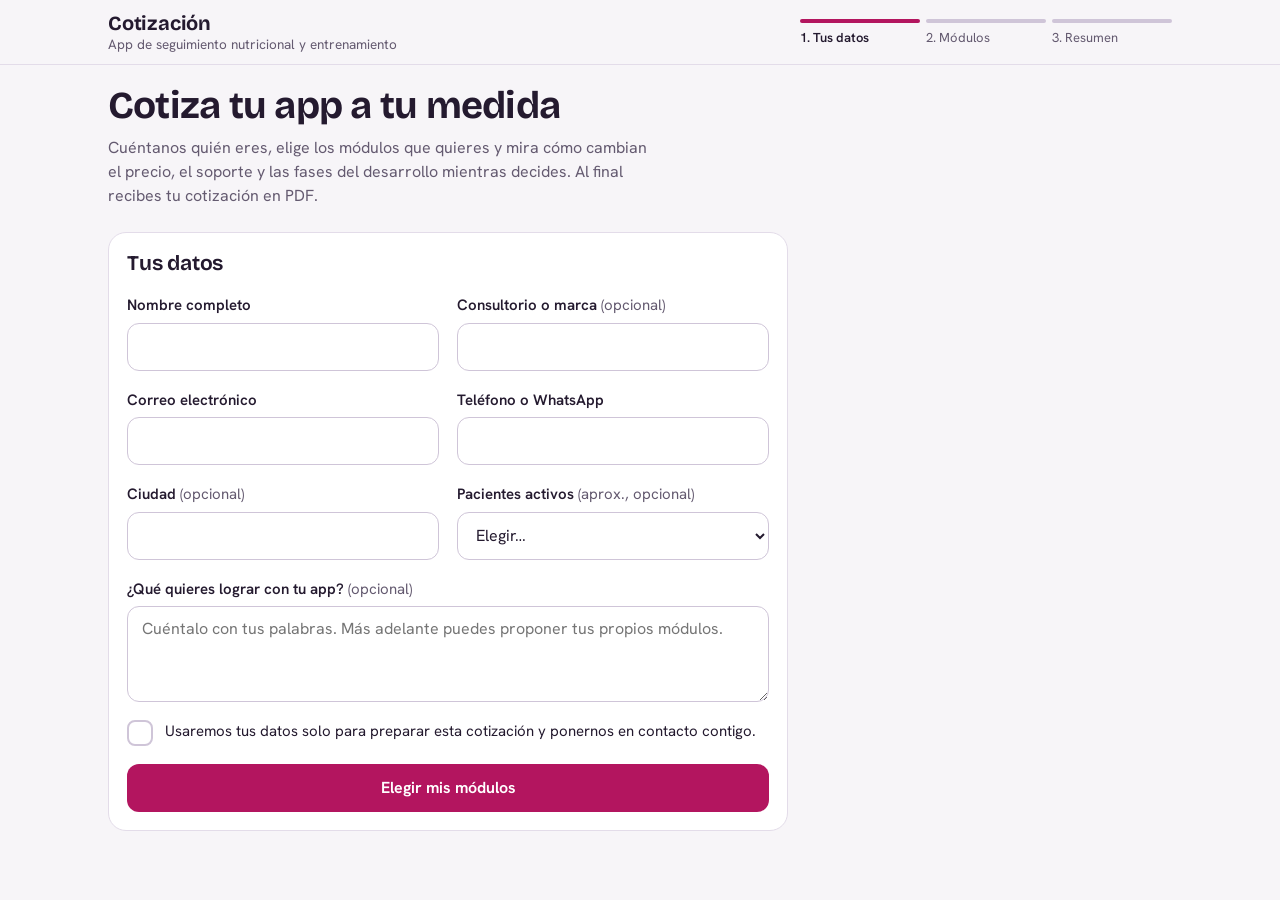
<file: index.html>
<!doctype html>
<html lang="es-MX">
<head>
  <meta charset="utf-8">
  <meta name="viewport" content="width=device-width, initial-scale=1, viewport-fit=cover">
  <title>Cotiza tu app de seguimiento nutricional</title>
  <meta name="description" content="Elige los módulos de tu app de seguimiento nutricional y entrenamiento, ve el precio y las fases en tiempo real y descarga tu cotización en PDF.">
  <meta name="robots" content="noindex, nofollow">
  <meta name="theme-color" content="#B3155F">
  <link rel="preload" href="fonts/bricolage-grotesque-latin-wght-normal.woff2" as="font" type="font/woff2" crossorigin>
  <link rel="preload" href="fonts/hanken-grotesk-latin-wght-normal.woff2" as="font" type="font/woff2" crossorigin>
  <link rel="stylesheet" href="css/styles.css">
</head>
<body>
  <a class="skip" href="#view">Saltar al contenido</a>

  <header class="top">
    <div class="top-inner">
      <div class="brand">
        <p class="brand-name">Cotización</p>
        <p class="brand-sub" id="brandSub"></p>
      </div>
      <ol class="steps" id="steps" aria-label="Pasos de la cotización"></ol>
    </div>
  </header>

  <main class="layout" id="layout">
    <div class="view" id="view" tabindex="-1"></div>
    <aside class="aside" id="aside" aria-label="Tu cotización en vivo"></aside>
  </main>

  <div class="bar" id="bar" hidden>
    <button class="bar-sum" id="barSum" type="button" aria-haspopup="dialog">
      <span class="bar-label">Inversión estimada</span>
      <span class="bar-total" id="barTotal" aria-live="polite" aria-atomic="true">$0</span>
      <span class="bar-support" id="barSupport"></span>
    </button>
    <button class="btn btn-primary bar-go" id="barGo" type="button" data-action="next">Continuar</button>
  </div>

  <dialog class="sheet" id="sheet" aria-labelledby="sheetTitle">
    <div class="sheet-head">
      <h2 id="sheetTitle">Tu cotización</h2>
      <button class="icon-btn" type="button" data-action="close-sheet" aria-label="Cerrar">
        <svg viewBox="0 0 24 24" width="22" height="22" aria-hidden="true"><path d="M6 6l12 12M18 6L6 18" fill="none" stroke="currentColor" stroke-width="2" stroke-linecap="round"/></svg>
      </button>
    </div>
    <div class="sheet-body" id="sheetBody"></div>
  </dialog>

  <div class="toast" id="toast" role="status" aria-live="polite"></div>

  <noscript><p class="noscript">Este cotizador necesita JavaScript para funcionar. Actívalo en tu navegador e intenta de nuevo.</p></noscript>

  <script src="vendor/jspdf.umd.min.js" defer></script>
  <script src="js/config.js" defer></script>
  <script src="js/catalog.js" defer></script>
  <script src="js/engine.js" defer></script>
  <script src="js/pdf.js" defer></script>
  <script src="js/app.js" defer></script>
</body>
</html>
</file>
<file: css/styles.css>
/* ==========================================================================
   Cotizador · estilos
   Mobile first: la base es pantalla angosta; se amplía con min-width.
   ========================================================================== */

@font-face {
  font-family: 'Bricolage Grotesque';
  src: url('../fonts/bricolage-grotesque-latin-wght-normal.woff2') format('woff2');
  font-weight: 200 800;
  font-style: normal;
  font-display: swap;
}
@font-face {
  font-family: 'Hanken Grotesk';
  src: url('../fonts/hanken-grotesk-latin-wght-normal.woff2') format('woff2');
  font-weight: 100 900;
  font-style: normal;
  font-display: swap;
}

:root {
  color-scheme: light;

  --bg: #f7f5f8;
  --surface: #ffffff;
  --ink: #241a2f;
  --muted: #645a70;
  --line: #e3dce9;
  --line-strong: #cfc5d8;

  --brand: #b3155f;
  --brand-strong: #8e0f4b;
  --brand-soft: #fcedf4;
  --brand-line: #ecb6cf;

  --ok: #1d6e51;
  --ok-soft: #e6f4ee;
  --warn: #8a5200;
  --warn-soft: #fff3dc;
  --warn-line: #f0cf93;
  --bad: #b3261e;

  --font-display: 'Bricolage Grotesque', 'Hanken Grotesk', system-ui, sans-serif;
  --font-body: 'Hanken Grotesk', system-ui, -apple-system, 'Segoe UI', Roboto, sans-serif;

  --r-sm: 8px;
  --r-md: 12px;
  --r-lg: 18px;

  --gutter: 16px;
  --bar-h: 76px;
}

*, *::before, *::after { box-sizing: border-box; }
html { -webkit-text-size-adjust: 100%; scroll-padding-top: 88px; }
body {
  margin: 0;
  background: var(--bg);
  color: var(--ink);
  font-family: var(--font-body);
  font-size: 16px;
  line-height: 1.5;
  -webkit-font-smoothing: antialiased;
}
h1, h2, h3, p, ul, ol, dl, dd { margin: 0; }
ul, ol { padding: 0; list-style: none; }
button, input, select, textarea { font: inherit; color: inherit; }
button { cursor: pointer; }
:focus-visible { outline: 3px solid var(--ink); outline-offset: 2px; border-radius: 4px; }
[hidden] { display: none !important; }

.skip {
  position: absolute; left: 12px; top: -60px; z-index: 100;
  background: var(--ink); color: #fff; padding: 10px 14px; border-radius: var(--r-sm);
}
.skip:focus { top: 12px; }

.num { font-variant-numeric: tabular-nums; }

/* ---------- Encabezado y pasos ---------- */
.top {
  position: sticky; top: 0; z-index: 20;
  background: color-mix(in srgb, var(--bg) 92%, transparent);
  backdrop-filter: blur(10px);
  border-bottom: 1px solid var(--line);
}
.top-inner {
  max-width: 1120px; margin: 0 auto;
  padding: 12px var(--gutter) 10px;
  display: grid; gap: 10px;
}
.brand-name {
  font-family: var(--font-display); font-weight: 700; font-size: 20px;
  letter-spacing: -0.01em; line-height: 1.1;
}
.brand-sub { color: var(--muted); font-size: 13.5px; }

.steps { display: grid; grid-template-columns: repeat(3, 1fr); gap: 6px; }
.steps li { display: grid; gap: 5px; font-size: 13px; color: var(--muted); }
.steps li::before {
  content: ''; height: 4px; border-radius: 4px; background: var(--line-strong);
}
.steps li[data-state='done']::before { background: var(--brand); opacity: 0.45; }
.steps li[data-state='current']::before { background: var(--brand); }
.steps li[data-state='current'] { color: var(--ink); font-weight: 600; }

/* ---------- Estructura general ---------- */
.layout {
  max-width: 1120px; margin: 0 auto;
  padding: 20px var(--gutter) 40px;
  display: block;
}
.layout[data-bar='on'] { padding-bottom: calc(var(--bar-h) + 40px + env(safe-area-inset-bottom)); }
.view { min-width: 0; outline: none; }
.aside { display: none; }

.view > * + * { margin-top: 24px; }
.title {
  font-family: var(--font-display); font-weight: 700;
  font-size: clamp(26px, 6.4vw, 38px); line-height: 1.08; letter-spacing: -0.02em;
  text-wrap: balance;
}
.lede { margin-top: 10px; color: var(--muted); max-width: 60ch; text-wrap: pretty; }
.h2 {
  font-family: var(--font-display); font-weight: 650; font-size: 21px;
  line-height: 1.2; letter-spacing: -0.01em;
}
.sub { color: var(--muted); font-size: 14.5px; margin-top: 4px; max-width: 60ch; }

.panel {
  background: var(--surface);
  border: 1px solid var(--line);
  border-radius: var(--r-lg);
  padding: 18px;
}

/* ---------- Botones ---------- */
.btn {
  display: inline-flex; align-items: center; justify-content: center; gap: 8px;
  min-height: 48px; padding: 0 20px;
  border-radius: var(--r-md); border: 1px solid transparent;
  font-weight: 650; font-size: 16px; text-decoration: none;
  transition: background-color .15s, border-color .15s, transform .08s;
}
.btn:active { transform: translateY(1px); }
.btn-primary { background: var(--brand); color: #fff; }
.btn-primary:hover { background: var(--brand-strong); }
.btn-primary[aria-disabled='true'] { background: #c9a9b9; cursor: not-allowed; }
.btn-ghost { background: transparent; border-color: var(--line-strong); color: var(--ink); }
.btn-ghost:hover { background: var(--surface); }
.btn-text { background: none; border: 0; color: var(--brand-strong); min-height: 44px; padding: 0 4px; font-weight: 600; text-decoration: underline; text-underline-offset: 3px; }
.btn-block { width: 100%; }
.icon-btn {
  width: 44px; height: 44px; display: inline-grid; place-items: center;
  background: none; border: 0; border-radius: 50%; color: var(--ink);
}
.icon-btn:hover { background: var(--line); }

/* ---------- Formularios ---------- */
.form { display: grid; gap: 18px; }
.field { display: grid; gap: 6px; }
.field > label, .legend { font-weight: 600; font-size: 15px; }
.opt { color: var(--muted); font-weight: 400; }
.input, .select, .textarea {
  width: 100%; min-height: 48px; padding: 10px 14px;
  background: var(--surface); border: 1.5px solid var(--line-strong);
  border-radius: var(--r-md);
}
.textarea { min-height: 96px; resize: vertical; }
.input:focus-visible, .select:focus-visible, .textarea:focus-visible { outline: 3px solid var(--ink); outline-offset: 1px; }
.field[data-invalid='true'] .input, .field[data-invalid='true'] .select { border-color: var(--bad); }
.err { color: var(--bad); font-size: 14px; font-weight: 600; }
.hint { color: var(--muted); font-size: 14px; }
.grid-2 { display: grid; gap: 18px; }
.hp { position: absolute; left: -9999px; width: 1px; height: 1px; overflow: hidden; }

.check-line { display: flex; gap: 12px; align-items: flex-start; }
.check-line label { font-size: 15px; }

/* Casilla propia (accesible: es un input nativo con apariencia propia) */
.box {
  appearance: none; -webkit-appearance: none; flex: none;
  width: 26px; height: 26px; margin: 0; border-radius: 8px;
  border: 2px solid var(--line-strong); background: var(--surface);
  display: inline-grid; place-content: center; cursor: pointer;
  transition: background-color .15s, border-color .15s;
}
.box::after {
  content: ''; width: 12px; height: 7px;
  border-left: 3px solid #fff; border-bottom: 3px solid #fff;
  transform: rotate(-45deg) translate(1px, -1px) scale(0);
  transition: transform .15s;
}
.box:checked { background: var(--brand); border-color: var(--brand); }
.box:checked::after { transform: rotate(-45deg) translate(1px, -1px) scale(1); }
.box:focus-visible { outline: 3px solid var(--ink); outline-offset: 2px; }

/* ---------- Módulos ---------- */
.presets { display: flex; gap: 8px; flex-wrap: wrap; }
.chip-btn {
  min-height: 44px; padding: 0 16px; border-radius: 999px;
  background: var(--surface); border: 1.5px solid var(--line-strong);
  font-weight: 600; font-size: 15px;
}
.chip-btn:hover { border-color: var(--ink); }

.legend-box { font-size: 14.5px; color: var(--muted); }
.legend-box summary { cursor: pointer; font-weight: 600; color: var(--ink); min-height: 32px; }
.legend-box ul { margin-top: 8px; display: grid; gap: 4px; }

.group { display: grid; gap: 12px; }
.group-head { display: flex; align-items: baseline; justify-content: space-between; gap: 12px; }
.group-count { color: var(--muted); font-size: 14px; white-space: nowrap; }

.mods { display: grid; gap: 10px; }
.mod {
  background: var(--surface); border: 1.5px solid var(--line);
  border-radius: var(--r-lg); padding: 14px 14px 12px;
  transition: border-color .15s, background-color .15s;
}
.mod.is-on { border-color: var(--brand); background: var(--brand-soft); }
.mod-head { display: grid; grid-template-columns: auto 1fr auto; gap: 12px; align-items: start; }
.mod-pick { display: contents; cursor: pointer; }
.mod-title { font-weight: 650; font-size: 16.5px; line-height: 1.25; padding-top: 2px; cursor: pointer; }
.mod-price { font-family: var(--font-display); font-weight: 650; font-size: 17px; padding-top: 1px; white-space: nowrap; }
.mod-lead { margin: 6px 0 0 38px; color: var(--muted); font-size: 15px; text-wrap: pretty; }
.mod-meta { margin: 10px 0 0 38px; display: flex; flex-wrap: wrap; gap: 6px; }
.tag {
  display: inline-flex; align-items: center; min-height: 26px; padding: 0 10px;
  border-radius: 999px; font-size: 13px; background: var(--bg); color: var(--muted);
  border: 1px solid var(--line);
}
.mod.is-on .tag { background: #fff; }
.tag-baja { color: var(--ok); }
.tag-media { color: var(--warn); }
.tag-alta { color: var(--brand-strong); }

.more { margin: 8px 0 0 38px; }
.more summary {
  display: inline-flex; align-items: center; min-height: 44px; cursor: pointer;
  color: var(--brand-strong); font-weight: 600; font-size: 15px;
  text-decoration: underline; text-underline-offset: 3px;
}
.more dl { display: grid; gap: 10px; padding: 4px 0 8px; font-size: 15px; }
.more dt { font-weight: 650; }
.more dd { color: var(--ink); text-wrap: pretty; }

.extras { margin: 6px 0 0 38px; padding-top: 10px; border-top: 1px dashed var(--brand-line); display: grid; gap: 4px; }
.extras-title { font-size: 14px; color: var(--muted); font-weight: 600; margin-bottom: 2px; }
.extra { display: grid; grid-template-columns: auto 1fr auto; gap: 12px; align-items: start; padding: 8px 0; }
.extra-name { font-weight: 600; font-size: 15.5px; cursor: pointer; }
.extra-lead { color: var(--muted); font-size: 14px; grid-column: 2 / 4; margin-top: -4px; }
.extra .mod-price { font-size: 15.5px; }
.extra-more { grid-column: 2 / 4; }
.extra-more summary { min-height: 36px; font-size: 14px; }
.extra-more dl { font-size: 14.5px; }

.warn {
  margin: 10px 0 0; padding: 10px 12px; border-radius: var(--r-md);
  background: var(--warn-soft); border: 1px solid var(--warn-line); color: var(--ink);
  font-size: 14.5px; display: grid; gap: 8px;
}
.warn strong { color: var(--warn); }
.warn-actions { display: flex; flex-wrap: wrap; gap: 8px; }
.warn .chip-btn { min-height: 40px; font-size: 14px; background: #fff; }

.alert {
  padding: 12px 14px; border-radius: var(--r-md); font-weight: 600; font-size: 15px;
  background: var(--warn-soft); border: 1px solid var(--warn-line);
}
.alert[data-tone='bad'] { background: #fdeceb; border-color: #f2b8b4; color: #7a1812; }

/* Módulo propio */
.custom-form { display: grid; gap: 14px; }
.tiers { display: grid; gap: 8px; border: 0; padding: 0; margin: 0; }
.tier {
  display: grid; grid-template-columns: auto 1fr auto; gap: 12px; align-items: start;
  padding: 12px; border: 1.5px solid var(--line); border-radius: var(--r-md); background: var(--surface);
}
.tier input { margin-top: 2px; }
.tier:has(input:checked) { border-color: var(--brand); background: var(--brand-soft); }
.tier-name { font-weight: 650; }
.tier-hint { color: var(--muted); font-size: 14px; }
.radio { appearance: none; -webkit-appearance: none; width: 24px; height: 24px; border-radius: 50%; border: 2px solid var(--line-strong); background: #fff; margin: 0; display: grid; place-content: center; flex: none; }
.radio::after { content: ''; width: 12px; height: 12px; border-radius: 50%; background: var(--brand); transform: scale(0); transition: transform .12s; }
.radio:checked { border-color: var(--brand); }
.radio:checked::after { transform: scale(1); }
.radio:focus-visible { outline: 3px solid var(--ink); outline-offset: 2px; }

.custom-list { display: grid; gap: 8px; }
.custom-item {
  display: grid; grid-template-columns: 1fr auto; gap: 4px 12px; align-items: start;
  background: var(--surface); border: 1.5px solid var(--brand); border-radius: var(--r-md); padding: 12px 14px;
}
.custom-item p { grid-column: 1; }
.custom-item .mod-price { grid-column: 2; grid-row: 1; }
.custom-item .btn-text { grid-column: 1 / 3; justify-self: start; }

/* ---------- Resumen ---------- */
.kpis { display: grid; gap: 10px; }
.kpi { background: var(--surface); border: 1px solid var(--line); border-radius: var(--r-lg); padding: 16px 18px; }
.kpi-label { color: var(--muted); font-size: 14px; }
.kpi-value { font-family: var(--font-display); font-weight: 700; font-size: 34px; line-height: 1.1; letter-spacing: -0.02em; margin-top: 2px; }
.kpi-value small { font-size: 16px; font-weight: 600; color: var(--muted); letter-spacing: 0; }
.kpi-main { background: var(--ink); border-color: var(--ink); color: #fff; }
.kpi-main .kpi-label { color: #d8cfe2; }
.kpi-main .kpi-value small { color: #d8cfe2; }
.kpi-note { color: var(--muted); font-size: 13.5px; margin-top: 4px; }
.kpi-main .kpi-note { color: #d8cfe2; }

/* Ruta de desarrollo: el elemento central del resumen */
.rail { position: relative; display: grid; gap: 0; }
.phase { position: relative; padding: 0 0 22px 36px; }
.phase:last-child { padding-bottom: 0; }
.phase::before {
  content: ''; position: absolute; left: 11px; top: 26px; bottom: -2px; width: 2px; background: var(--brand-line);
}
.phase:last-child::before { display: none; }
.phase-node {
  position: absolute; left: 0; top: 2px; width: 24px; height: 24px; border-radius: 50%;
  background: var(--brand); color: #fff; display: grid; place-items: center;
  font-size: 12px; font-weight: 700; font-variant-numeric: tabular-nums;
}
.phase-head { display: flex; justify-content: space-between; gap: 12px; align-items: baseline; }
.phase-name { font-family: var(--font-display); font-weight: 650; font-size: 18px; line-height: 1.25; }
.phase-price { font-family: var(--font-display); font-weight: 650; white-space: nowrap; }
.phase-when { color: var(--muted); font-size: 14px; }
.phase-goal { color: var(--muted); font-size: 14.5px; margin-top: 4px; text-wrap: pretty; }
.phase-items { margin-top: 10px; display: grid; gap: 2px; }
.phase-items li { display: flex; justify-content: space-between; gap: 12px; font-size: 15px; padding: 5px 0; border-bottom: 1px solid var(--line); }
.phase-items li:last-child { border-bottom: 0; }
.phase-items .sub-li { padding-left: 14px; color: var(--muted); }
.phase-items .est { color: var(--warn); font-size: 13px; }
.phase.pulse .phase-head, .phase.pulse .phase-items { animation: pulse .9s ease-out; }
@keyframes pulse {
  0% { background: var(--brand-soft); box-shadow: 0 0 0 6px var(--brand-soft); }
  100% { background: transparent; box-shadow: 0 0 0 6px transparent; }
}

.rail-compact .phase { padding-bottom: 12px; }
.rail-compact .phase-name { font-size: 16px; }
.rail-compact .phase-items { display: none; }

.table { width: 100%; border-collapse: collapse; font-size: 15px; }
.table th, .table td { text-align: left; padding: 9px 0; border-bottom: 1px solid var(--line); vertical-align: top; }
.table th { font-weight: 600; color: var(--muted); font-size: 14px; }
.table td:last-child, .table th:last-child { text-align: right; white-space: nowrap; }
.table tfoot td { font-weight: 700; border-bottom: 0; padding-top: 12px; }

.cost-list { display: grid; gap: 14px; }
.cost-list li { display: grid; gap: 2px; }
.cost-name { font-weight: 650; }
.cost-use { color: var(--muted); font-size: 14.5px; }
.cost-cost { font-size: 15px; }

.store { background: var(--ok-soft); border: 1px solid #bfdccd; border-radius: var(--r-lg); padding: 18px; display: grid; gap: 8px; }
.store p { max-width: 62ch; text-wrap: pretty; }

.terms { display: grid; gap: 8px; padding-left: 18px; list-style: disc; }
.terms li { text-wrap: pretty; }

.acc { background: var(--surface); border: 1px solid var(--line); border-radius: var(--r-lg); }
.acc > summary { list-style: none; padding: 14px 18px; min-height: 52px; display: flex; justify-content: space-between; align-items: center; cursor: pointer; font-weight: 650; }
.acc > summary::-webkit-details-marker { display: none; }
.acc > summary::after { content: '+'; font-size: 22px; line-height: 1; color: var(--muted); }
.acc[open] > summary::after { content: '–'; }
.acc-body { padding: 0 18px 18px; display: grid; gap: 12px; }

/* ---------- Final ---------- */
.done { text-align: left; display: grid; gap: 16px; }
.done-badge {
  width: 52px; height: 52px; border-radius: 50%; background: var(--ok); color: #fff;
  display: grid; place-items: center;
}
.done-badge[data-tone='warn'] { background: var(--warn); }
.done-id { font-family: var(--font-display); font-weight: 650; font-size: 18px; }
.next-list { display: grid; gap: 10px; padding-left: 20px; list-style: decimal; }
.actions { display: grid; gap: 10px; }

/* ---------- Barra inferior y hoja ---------- */
.bar {
  position: fixed; left: 0; right: 0; bottom: 0; z-index: 30;
  display: flex; align-items: center; gap: 12px;
  padding: 10px var(--gutter) calc(10px + env(safe-area-inset-bottom));
  background: var(--surface); border-top: 1px solid var(--line-strong);
  box-shadow: 0 -6px 18px rgba(36, 26, 47, 0.07);
}
.bar-sum {
  flex: 1; min-width: 0; text-align: left; background: none; border: 0; padding: 4px 0;
  display: grid; gap: 0; min-height: 52px;
}
.bar-label { font-size: 12.5px; color: var(--muted); line-height: 1.2; }
.bar-total { font-family: var(--font-display); font-weight: 700; font-size: 24px; line-height: 1.1; letter-spacing: -0.01em; }
.bar-support { font-size: 13px; color: var(--muted); line-height: 1.2; }
.bar-go { flex: none; min-width: 132px; }

.sheet {
  width: 100%; max-width: 100%; margin: auto 0 0; padding: 0;
  border: 0; border-radius: 22px 22px 0 0; background: var(--bg); color: var(--ink);
  max-height: 88dvh; overflow: hidden;
}
.sheet[open] { display: flex; flex-direction: column; animation: sheet-in .22s ease-out; }
.sheet::backdrop { background: rgba(36, 26, 47, 0.5); }
@keyframes sheet-in { from { transform: translateY(24px); opacity: 0; } to { transform: none; opacity: 1; } }
.sheet-head { display: flex; justify-content: space-between; align-items: center; padding: 8px 8px 0 20px; }
.sheet-head h2 { font-family: var(--font-display); font-size: 20px; font-weight: 650; }
.sheet-body { padding: 8px 20px calc(24px + env(safe-area-inset-bottom)); overflow: auto; }

/* Resumen en vivo (hoja y panel lateral) */
.live { display: grid; gap: 16px; }
.live-total { display: grid; gap: 2px; }
.live-total .big { font-family: var(--font-display); font-weight: 700; font-size: 34px; line-height: 1.1; letter-spacing: -0.02em; }
.live-meta { color: var(--muted); font-size: 14.5px; }
.live-title { font-weight: 650; font-size: 15px; margin-bottom: 10px; }
.live-note { color: var(--muted); font-size: 13.5px; }

/* ---------- Aviso y toast ---------- */
.toast {
  position: fixed; left: 50%; bottom: calc(var(--bar-h) + 18px + env(safe-area-inset-bottom)); z-index: 60;
  transform: translate(-50%, 12px); opacity: 0; pointer-events: none;
  background: var(--ink); color: #fff; padding: 12px 18px; border-radius: 999px;
  font-size: 14.5px; font-weight: 600; max-width: calc(100vw - 32px); text-align: center;
  transition: opacity .2s, transform .2s;
}
.toast[data-show='true'] { opacity: 1; transform: translate(-50%, 0); }
.noscript { padding: 24px; font-weight: 600; }

/* ---------- Tablet ---------- */
@media (min-width: 720px) {
  :root { --gutter: 28px; }
  .grid-2 { grid-template-columns: 1fr 1fr; }
  .kpis { grid-template-columns: 1.2fr 1fr 1fr; }
  .actions { grid-template-columns: repeat(2, auto); justify-content: start; }
  .top-inner { grid-template-columns: 1fr auto; align-items: center; }
  .steps { grid-template-columns: repeat(3, 120px); }
  .sheet { max-width: 560px; margin: auto; border-radius: 22px; }
  .toast { bottom: 28px; }
  .layout[data-bar='on'] ~ .toast { bottom: calc(var(--bar-h) + 18px); }
}

/* ---------- Escritorio: resumen lateral fijo en lugar de barra ---------- */
@media (min-width: 980px) {
  .layout[data-aside='on'] { display: grid; grid-template-columns: minmax(0, 1fr) 360px; gap: 40px; align-items: start; }
  .layout[data-bar='on'] { padding-bottom: 40px; }
  .layout[data-aside='on'] .aside {
    display: block; position: sticky; top: 96px; align-self: start;
    background: var(--surface); border: 1px solid var(--line); border-radius: var(--r-lg);
    padding: 20px; max-height: calc(100dvh - 120px); overflow: auto;
  }
  .bar { display: none !important; }
  .layout:not([data-aside='on']) .view { max-width: 680px; }
}

@media (prefers-reduced-motion: reduce) {
  *, *::before, *::after { animation-duration: 0.001ms !important; transition-duration: 0.001ms !important; }
}

/* Navegación dentro de la página: solo escritorio (en móvil la hace la barra inferior) */
.nav-inline { display: none; }
@media (min-width: 980px) { .nav-inline { display: grid; } }
</file>
